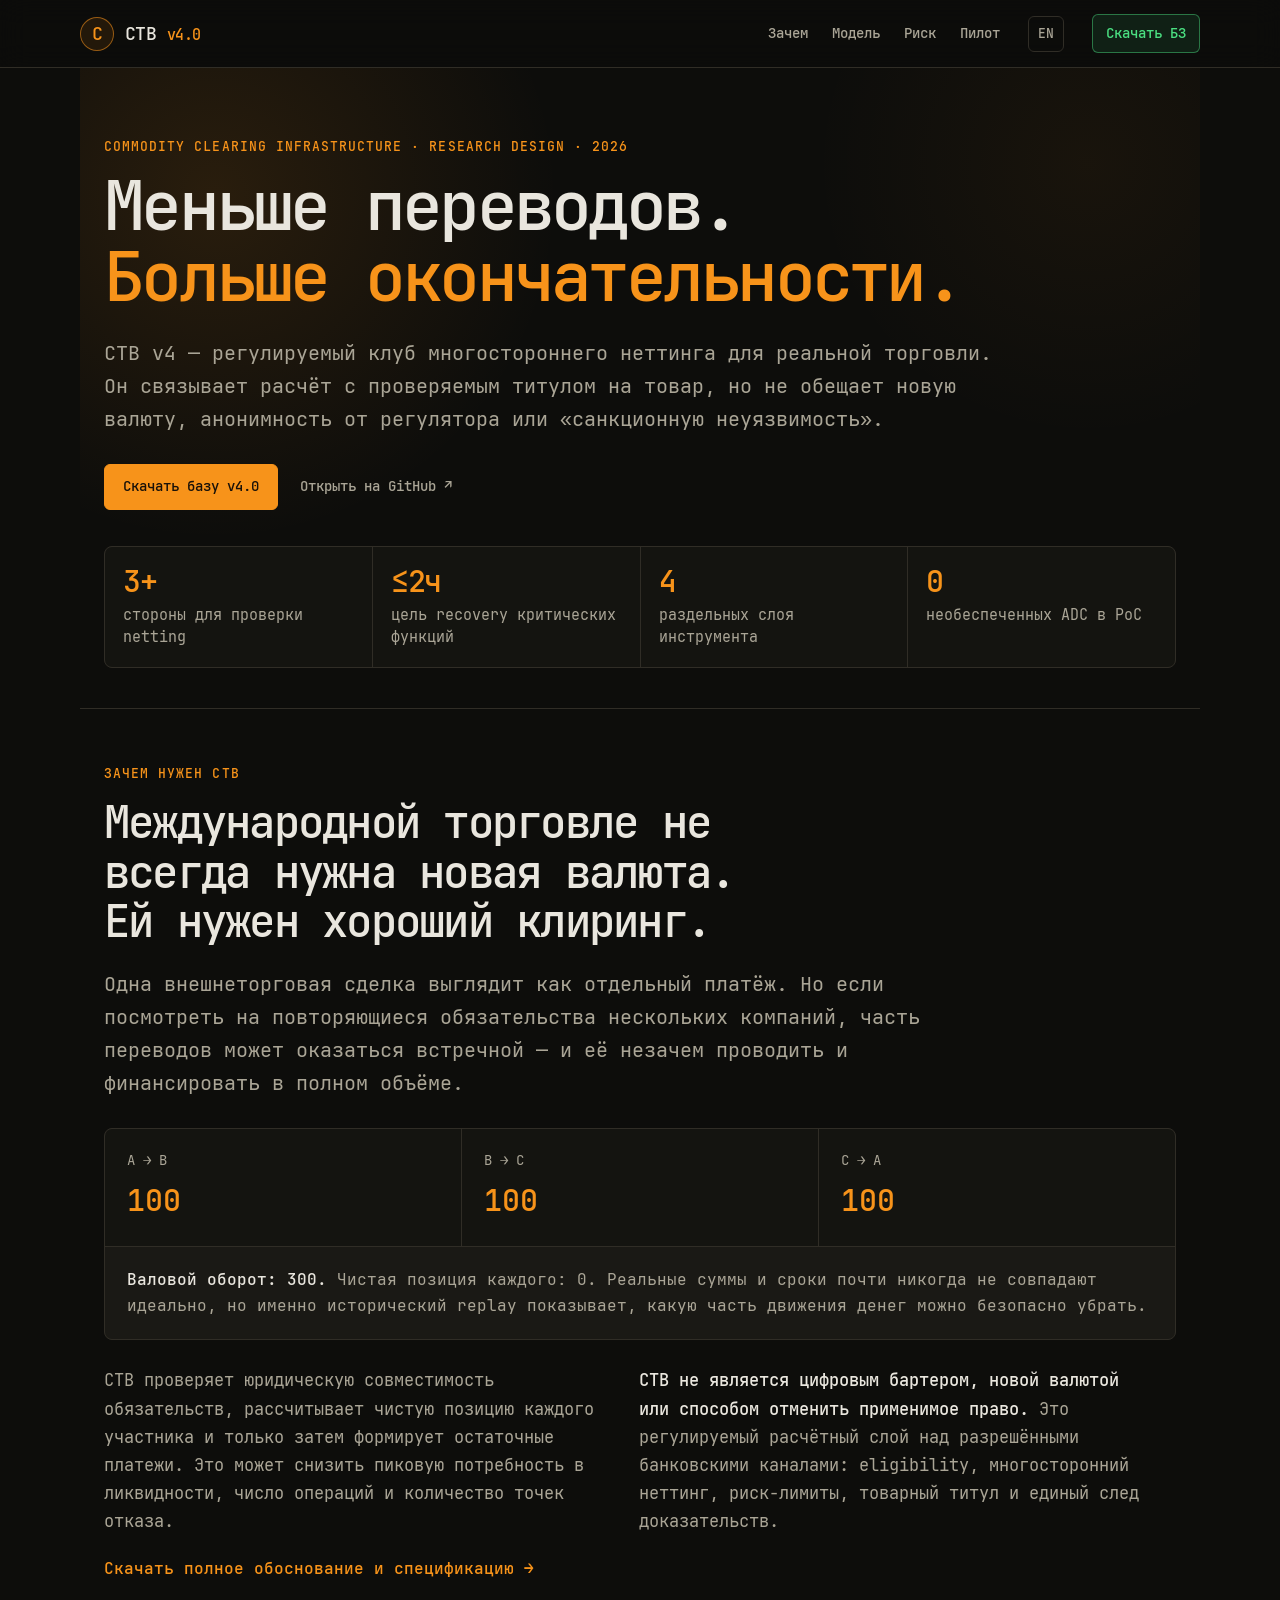
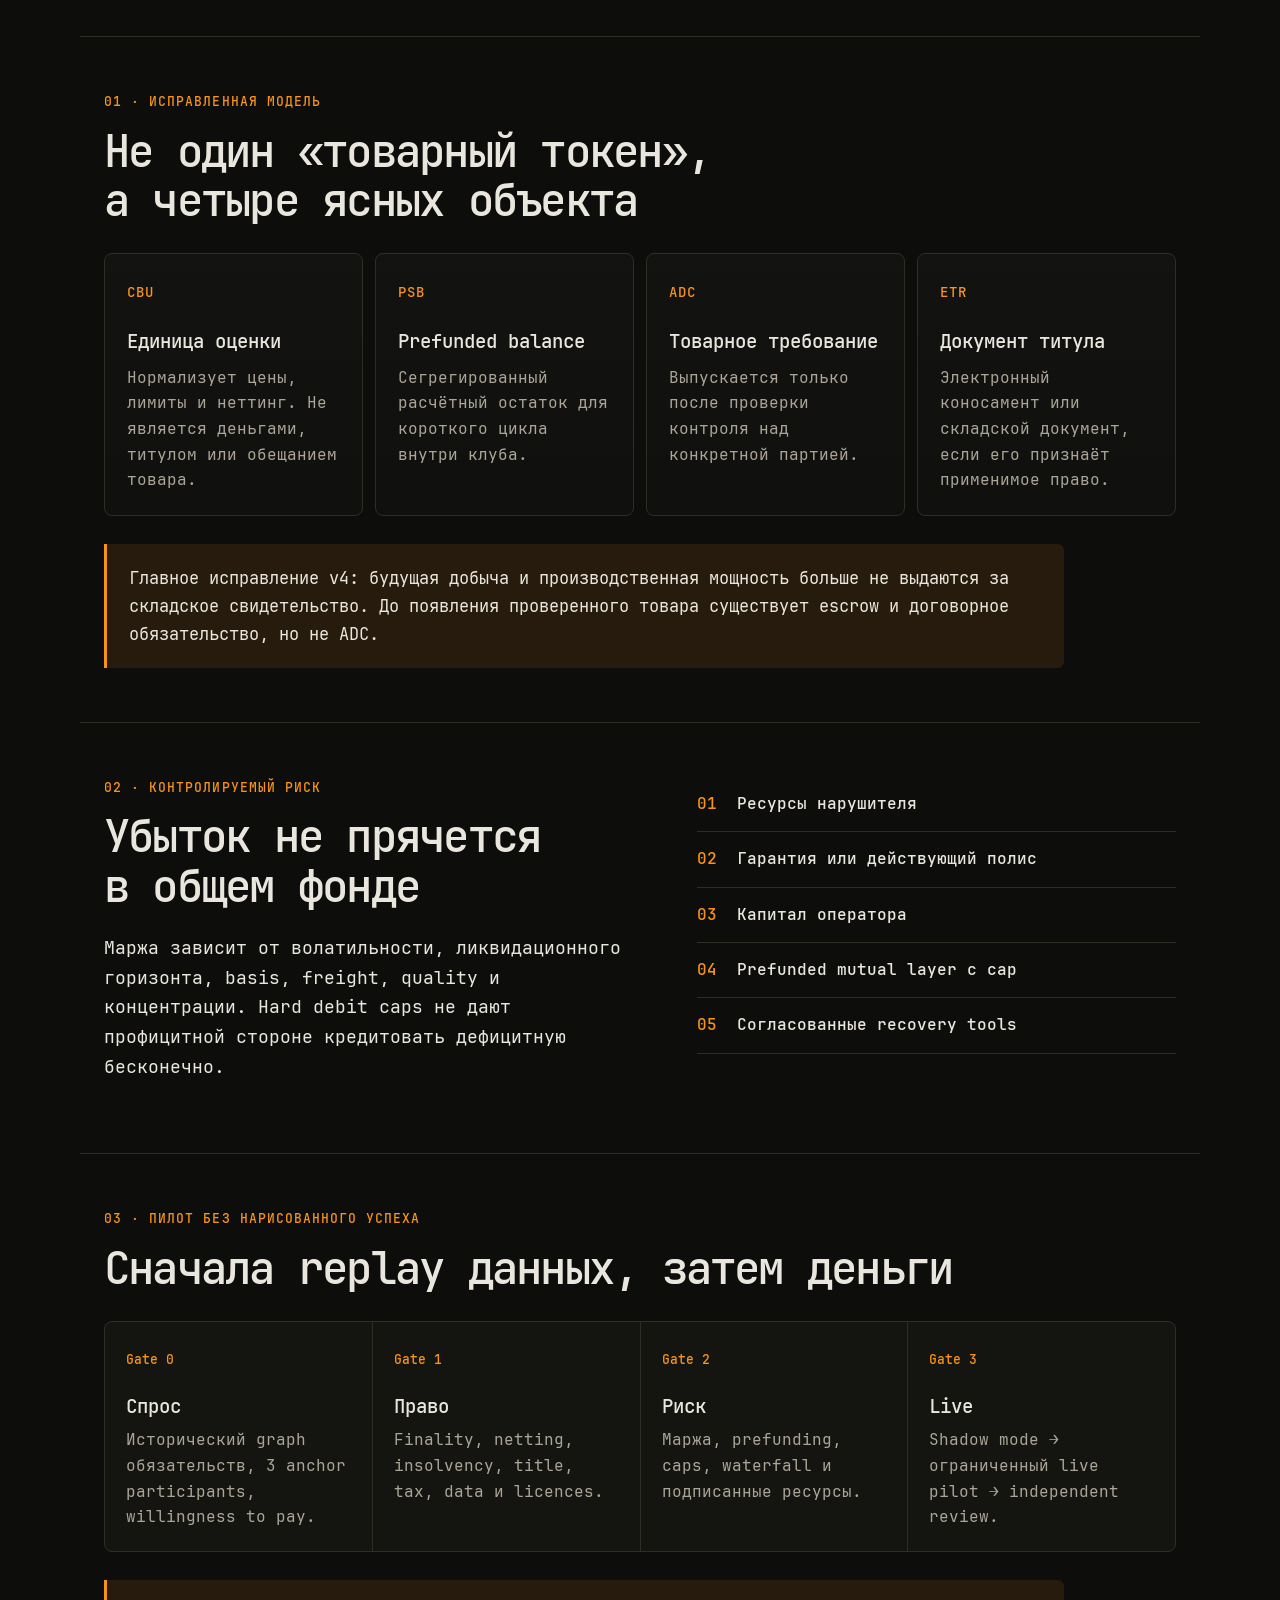
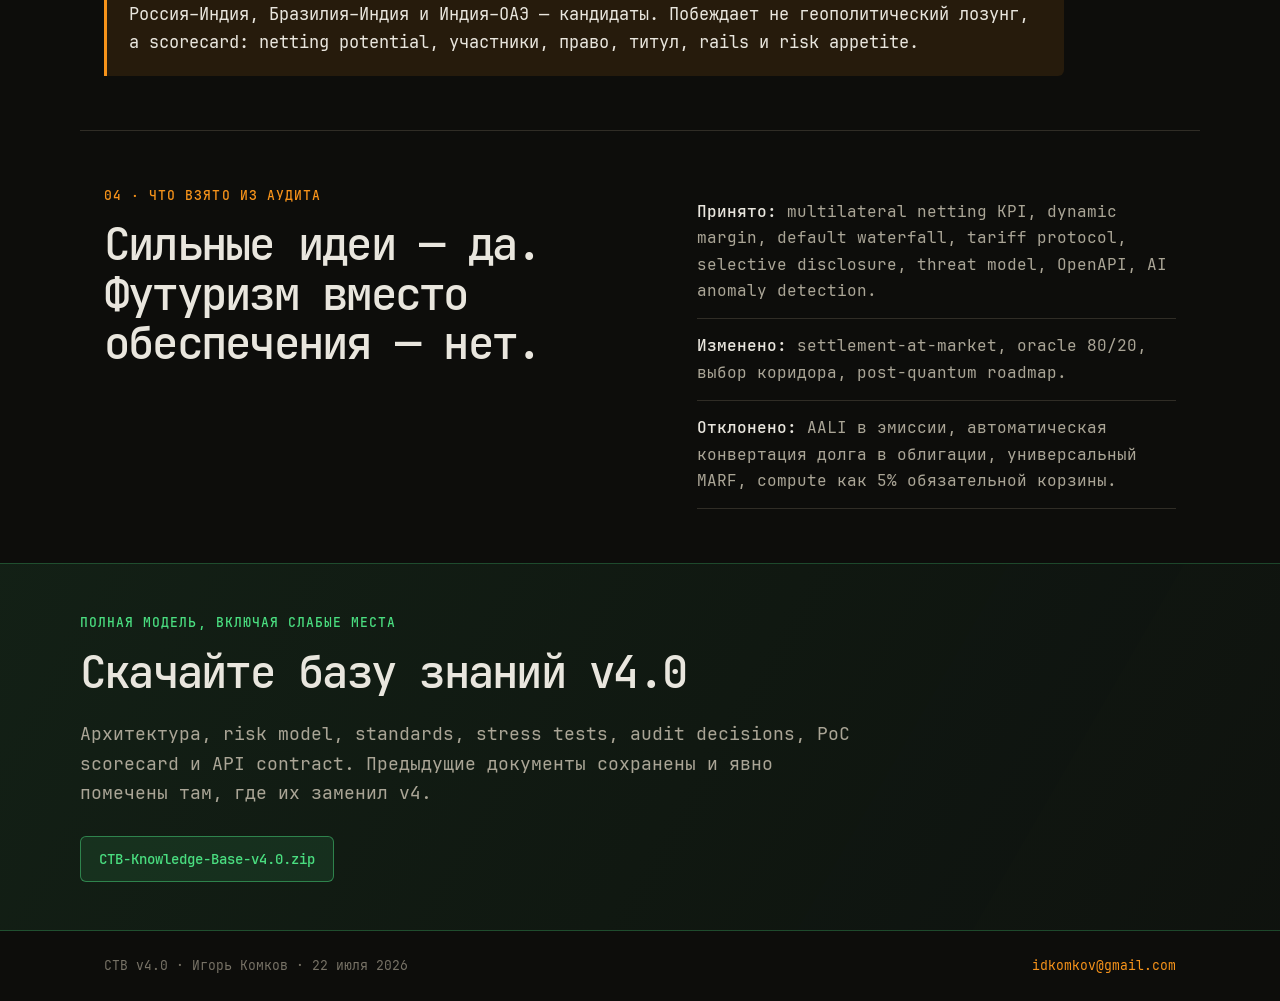
<file: index.html>
<!doctype html>
<html lang="ru">
<head>
  <meta charset="utf-8">
  <meta name="viewport" content="width=device-width, initial-scale=1">
  <meta name="description" content="CTB v4 — регулируемый клуб многостороннего товарного клиринга. Архитектура, риск-модель и план проверяемого пилота.">
  <title>CTB v4 — Commodity Clearing Club</title>
  <meta name="theme-color" content="#0d0d0b">
  <link rel="icon" href="data:image/svg+xml,%3Csvg xmlns='http://www.w3.org/2000/svg' viewBox='0 0 64 64'%3E%3Ccircle cx='32' cy='32' r='30' fill='%230d0d0b' stroke='%23f7931a' stroke-width='2'/%3E%3Ctext x='32' y='43' text-anchor='middle' font-size='34' font-family='Arial' font-weight='700' fill='%23f7931a'%3EC%3C/text%3E%3C/svg%3E">
  <link rel="stylesheet" href="site.css?v=4.0.4">
</head>
<body>
  <header class="nav">
    <a class="brand" href="#top"><span class="mark">C</span><span>CTB <small>v4.0</small></span></a>
    <nav aria-label="Основная навигация">
      <a href="#why">Зачем</a><a href="#model">Модель</a><a href="#risk">Риск</a><a href="#pilot">Пилот</a>
    </nav>
    <a class="lang-switch" href="index-en.html" lang="en" hreflang="en" aria-label="English version">EN</a>
    <a class="button compact" href="CTB-Knowledge-Base-v4.0.zip" download>Скачать БЗ</a>
  </header>

  <main id="top">
    <section class="hero">
      <p class="kicker">Commodity clearing infrastructure · research design · 2026</p>
      <h1>Меньше переводов.<br><span>Больше окончательности.</span></h1>
      <p class="lead">CTB v4 — регулируемый клуб многостороннего неттинга для реальной торговли. Он связывает расчёт с проверяемым титулом на товар, но не обещает новую валюту, анонимность от регулятора или «санкционную неуязвимость».</p>
      <div class="actions">
        <a class="button" href="CTB-Knowledge-Base-v4.0.zip" download>Скачать базу v4.0</a>
        <a class="text-link" href="https://github.com/DigitalGekko77/commodity-settlement-club">Открыть на GitHub ↗</a>
      </div>
      <div class="metrics">
        <div><strong>3+</strong><span>стороны для проверки netting</span></div>
        <div><strong>≤2ч</strong><span>цель recovery критических функций</span></div>
        <div><strong>4</strong><span>раздельных слоя инструмента</span></div>
        <div><strong>0</strong><span>необеспеченных ADC в PoC</span></div>
      </div>
    </section>

    <section class="section why" id="why">
      <p class="kicker">Зачем нужен CTB</p>
      <h2>Международной торговле не всегда нужна новая валюта. Ей нужен хороший клиринг.</h2>
      <p class="section-lead">Одна внешнеторговая сделка выглядит как отдельный платёж. Но если посмотреть на повторяющиеся обязательства нескольких компаний, часть переводов может оказаться встречной — и её незачем проводить и финансировать в полном объёме.</p>

      <div class="netting-example" aria-label="Упрощённый пример многостороннего неттинга">
        <div><span>A → B</span><strong>100</strong></div>
        <div><span>B → C</span><strong>100</strong></div>
        <div><span>C → A</span><strong>100</strong></div>
        <p><b>Валовой оборот: 300.</b> Чистая позиция каждого: 0. Реальные суммы и сроки почти никогда не совпадают идеально, но именно исторический replay показывает, какую часть движения денег можно безопасно убрать.</p>
      </div>

      <div class="why-copy">
        <p>CTB проверяет юридическую совместимость обязательств, рассчитывает чистую позицию каждого участника и только затем формирует остаточные платежи. Это может снизить пиковую потребность в ликвидности, число операций и количество точек отказа.</p>
        <p><strong>CTB не является цифровым бартером, новой валютой или способом отменить применимое право.</strong> Это регулируемый расчётный слой над разрешёнными банковскими каналами: eligibility, многосторонний неттинг, риск-лимиты, товарный титул и единый след доказательств.</p>
      </div>

      <a class="text-link article-link" href="CTB-Knowledge-Base-v4.0.zip" download>Скачать полное обоснование и спецификацию →</a>
    </section>

    <section class="section" id="model">
      <p class="kicker">01 · Исправленная модель</p>
      <h2>Не один «товарный токен», а четыре ясных объекта</h2>
      <div class="grid four">
        <article><b>CBU</b><h3>Единица оценки</h3><p>Нормализует цены, лимиты и неттинг. Не является деньгами, титулом или обещанием товара.</p></article>
        <article><b>PSB</b><h3>Prefunded balance</h3><p>Сегрегированный расчётный остаток для короткого цикла внутри клуба.</p></article>
        <article><b>ADC</b><h3>Товарное требование</h3><p>Выпускается только после проверки контроля над конкретной партией.</p></article>
        <article><b>ETR</b><h3>Документ титула</h3><p>Электронный коносамент или складской документ, если его признаёт применимое право.</p></article>
      </div>
      <p class="callout">Главное исправление v4: будущая добыча и производственная мощность больше не выдаются за складское свидетельство. До появления проверенного товара существует escrow и договорное обязательство, но не ADC.</p>
    </section>

    <section class="section split" id="risk">
      <div>
        <p class="kicker">02 · Контролируемый риск</p>
        <h2>Убыток не прячется в общем фонде</h2>
        <p>Маржа зависит от волатильности, ликвидационного горизонта, basis, freight, quality и концентрации. Hard debit caps не дают профицитной стороне кредитовать дефицитную бесконечно.</p>
      </div>
      <ol class="waterfall">
        <li><span>01</span>Ресурсы нарушителя</li><li><span>02</span>Гарантия или действующий полис</li><li><span>03</span>Капитал оператора</li><li><span>04</span>Prefunded mutual layer с cap</li><li><span>05</span>Согласованные recovery tools</li>
      </ol>
    </section>

    <section class="section" id="pilot">
      <p class="kicker">03 · Пилот без нарисованного успеха</p>
      <h2>Сначала replay данных, затем деньги</h2>
      <div class="timeline">
        <div><span>Gate 0</span><h3>Спрос</h3><p>Исторический graph обязательств, 3 anchor participants, willingness to pay.</p></div>
        <div><span>Gate 1</span><h3>Право</h3><p>Finality, netting, insolvency, title, tax, data и licences.</p></div>
        <div><span>Gate 2</span><h3>Риск</h3><p>Маржа, prefunding, caps, waterfall и подписанные ресурсы.</p></div>
        <div><span>Gate 3</span><h3>Live</h3><p>Shadow mode → ограниченный live pilot → independent review.</p></div>
      </div>
      <p class="note">Россия–Индия, Бразилия–Индия и Индия–ОАЭ — кандидаты. Побеждает не геополитический лозунг, а scorecard: netting potential, участники, право, титул, rails и risk appetite.</p>
    </section>

    <section class="section split" id="audit">
      <div>
        <p class="kicker">04 · Что взято из аудита</p>
        <h2>Сильные идеи — да. Футуризм вместо обеспечения — нет.</h2>
      </div>
      <div class="verdicts">
        <p><strong>Принято:</strong> multilateral netting KPI, dynamic margin, default waterfall, tariff protocol, selective disclosure, threat model, OpenAPI, AI anomaly detection.</p>
        <p><strong>Изменено:</strong> settlement-at-market, oracle 80/20, выбор коридора, post-quantum roadmap.</p>
        <p><strong>Отклонено:</strong> AALI в эмиссии, автоматическая конвертация долга в облигации, универсальный MARF, compute как 5% обязательной корзины.</p>
      </div>
    </section>

    <section class="download">
      <p class="kicker">Полная модель, включая слабые места</p>
      <h2>Скачайте базу знаний v4.0</h2>
      <p>Архитектура, risk model, standards, stress tests, audit decisions, PoC scorecard и API contract. Предыдущие документы сохранены и явно помечены там, где их заменил v4.</p>
      <a class="button light" href="CTB-Knowledge-Base-v4.0.zip" download>CTB-Knowledge-Base-v4.0.zip</a>
    </section>
  </main>

  <footer><span>CTB v4.0 · Игорь Комков · 22 июля 2026</span><a href="mailto:idkomkov@gmail.com">idkomkov@gmail.com</a></footer>
</body>
</html>
</file>
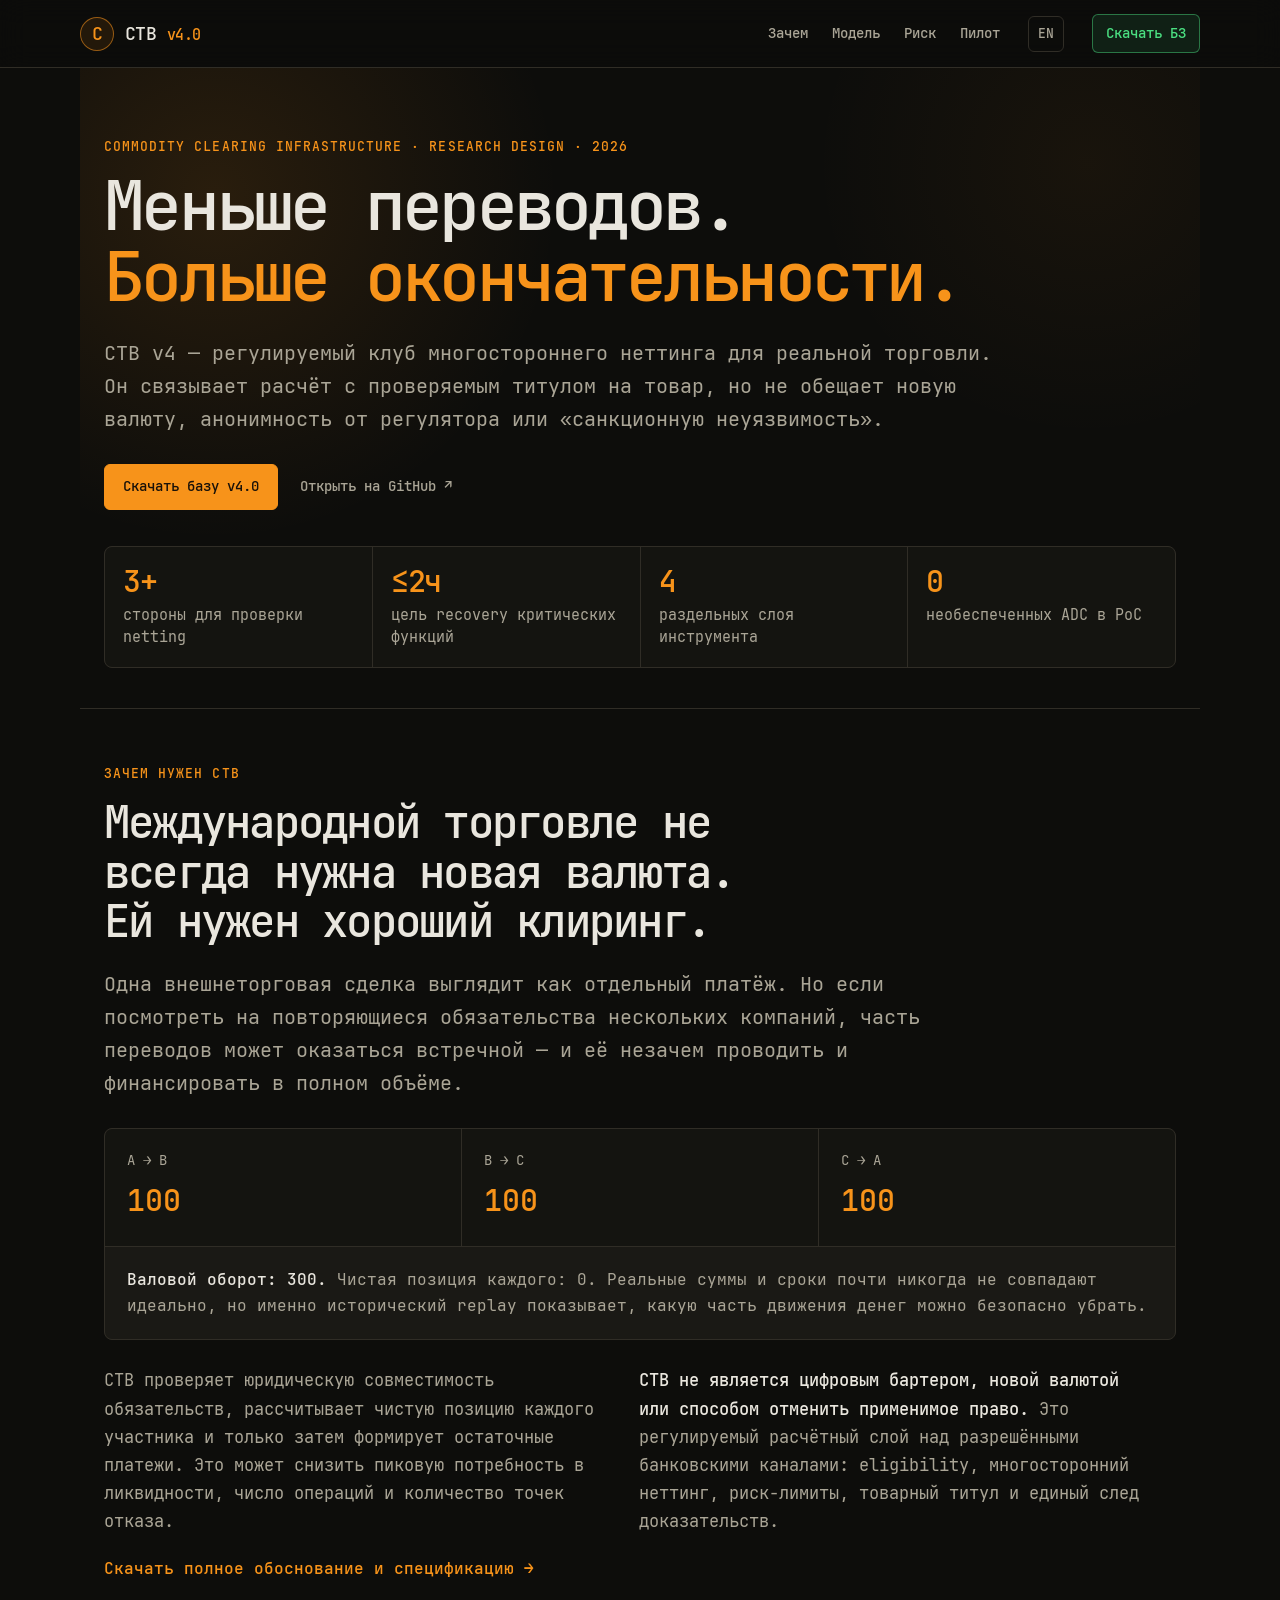
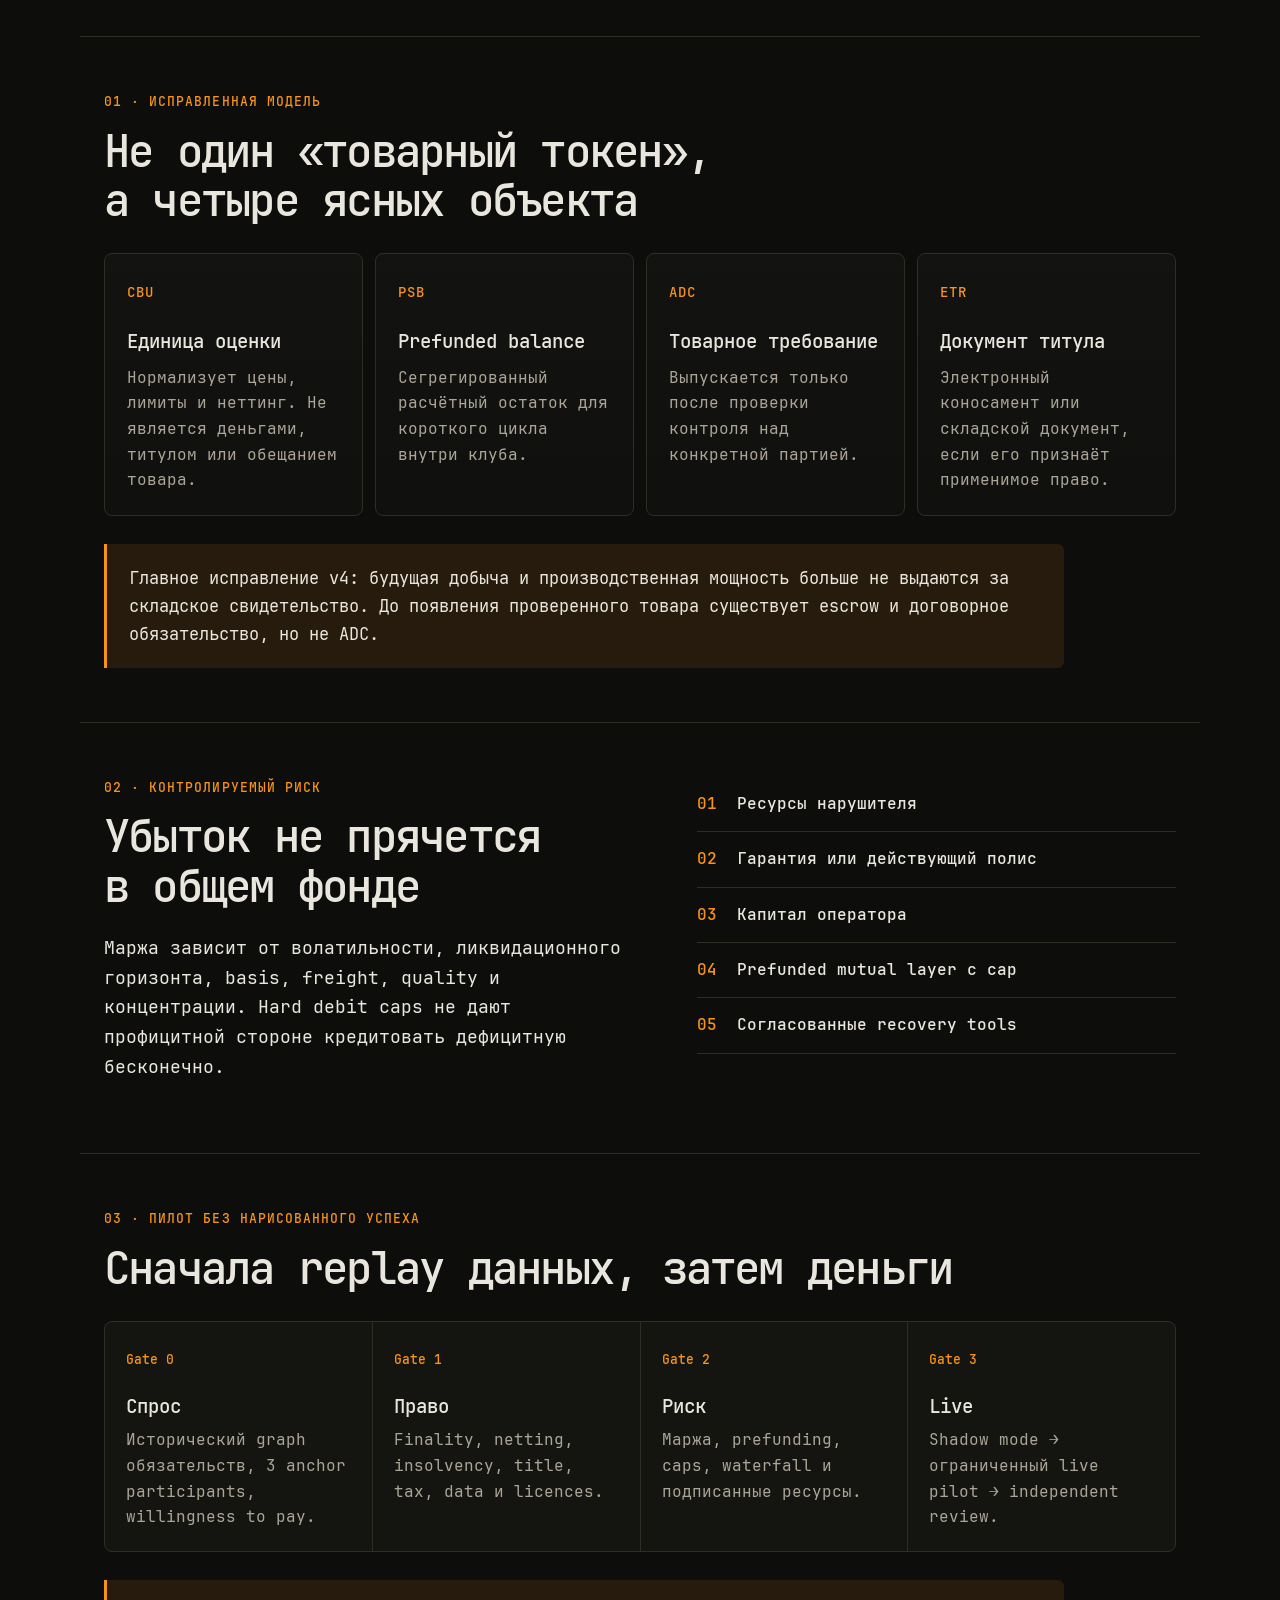
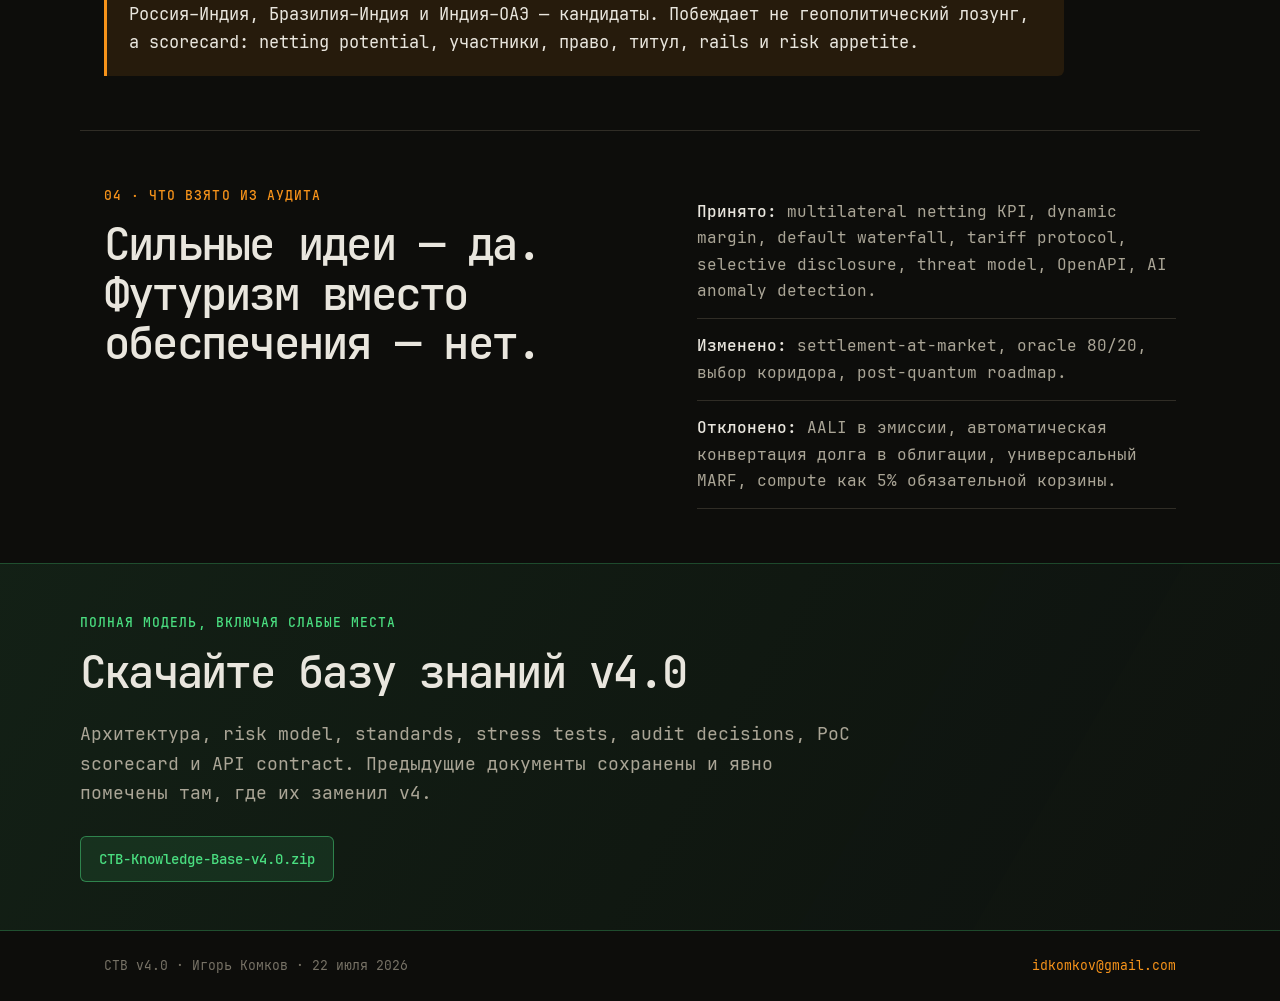
<file: faq-en.html>
<!doctype html>
<html lang="ru">
<head>
  <meta charset="utf-8">
  <meta name="viewport" content="width=device-width,initial-scale=1">
  <meta http-equiv="refresh" content="0; url=/">
  <link rel="canonical" href="https://pointofart.ru/">
  <title>CTB v4.0</title>
</head>
<body>
  <p>Материал перенесён на <a href="/">главную страницу CTB v4.0</a>.</p>
  <script>location.replace('/');</script>
</body>
</html>
</file>
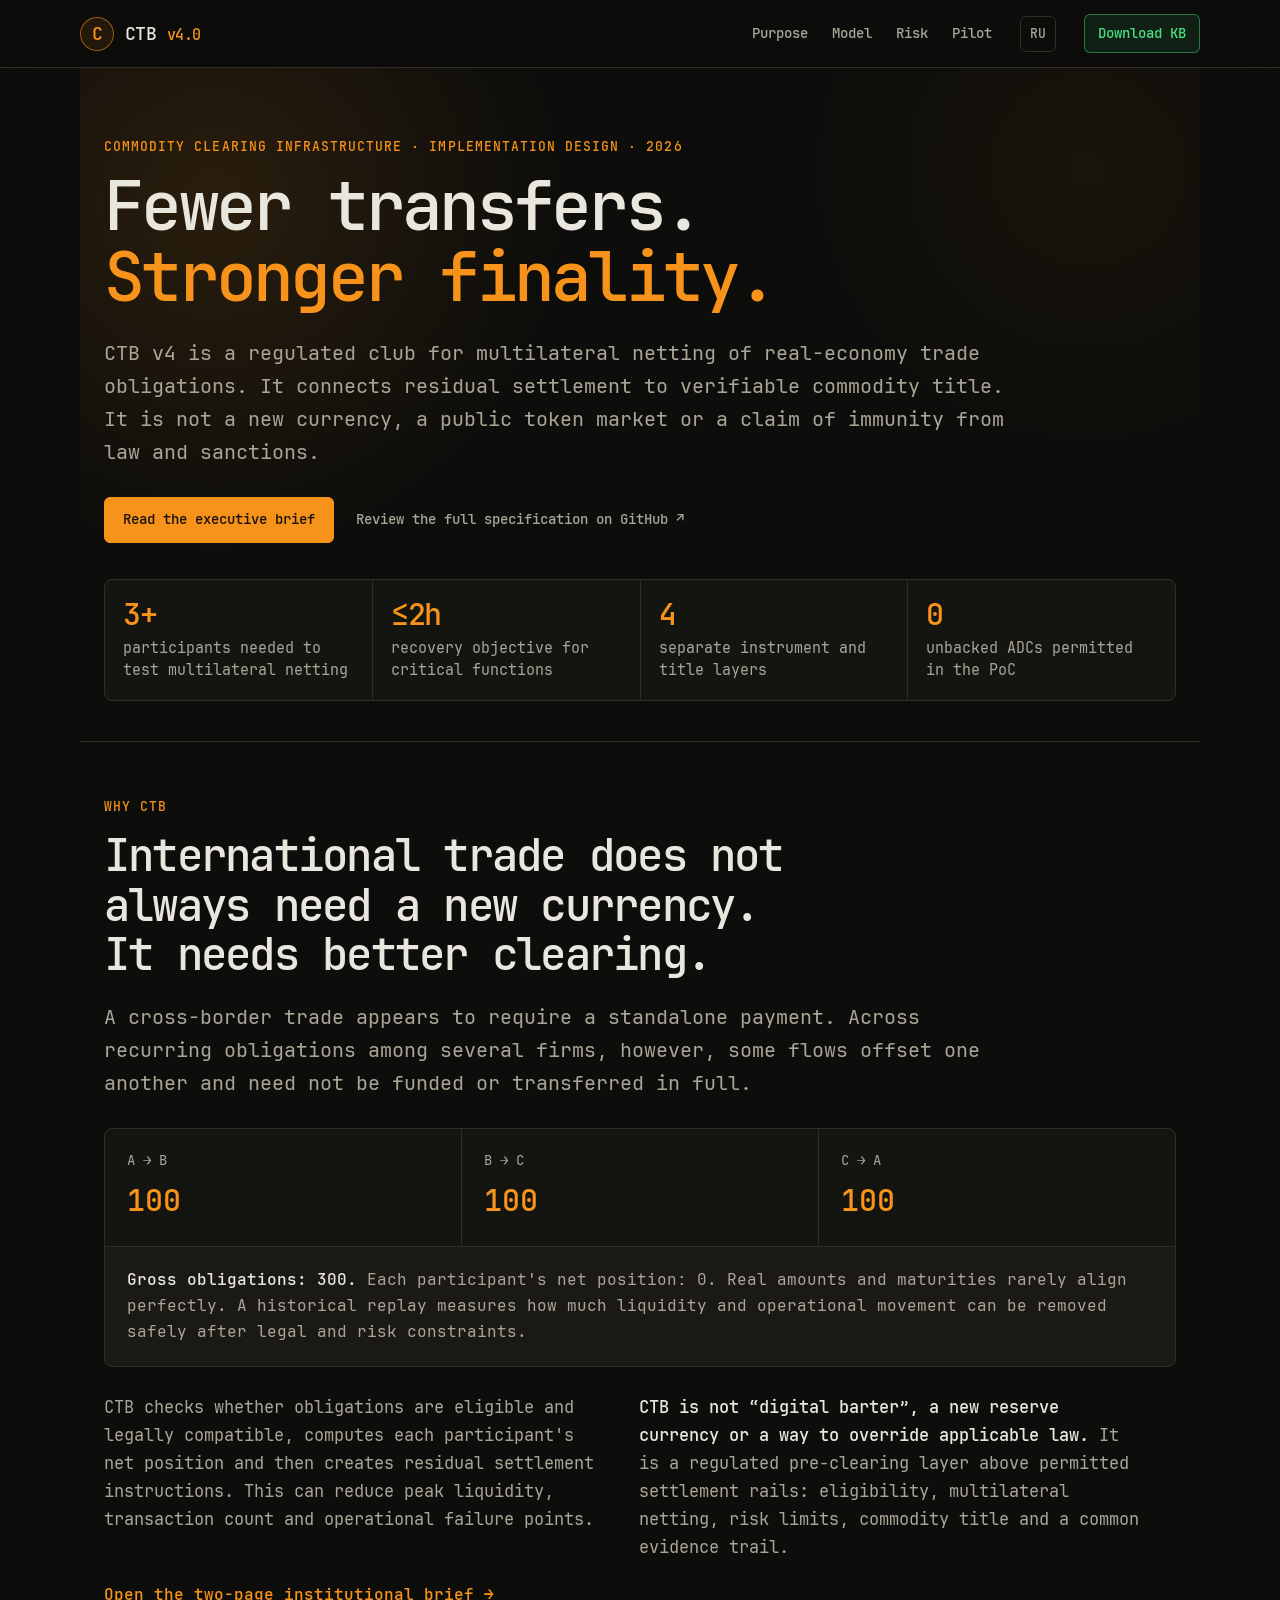
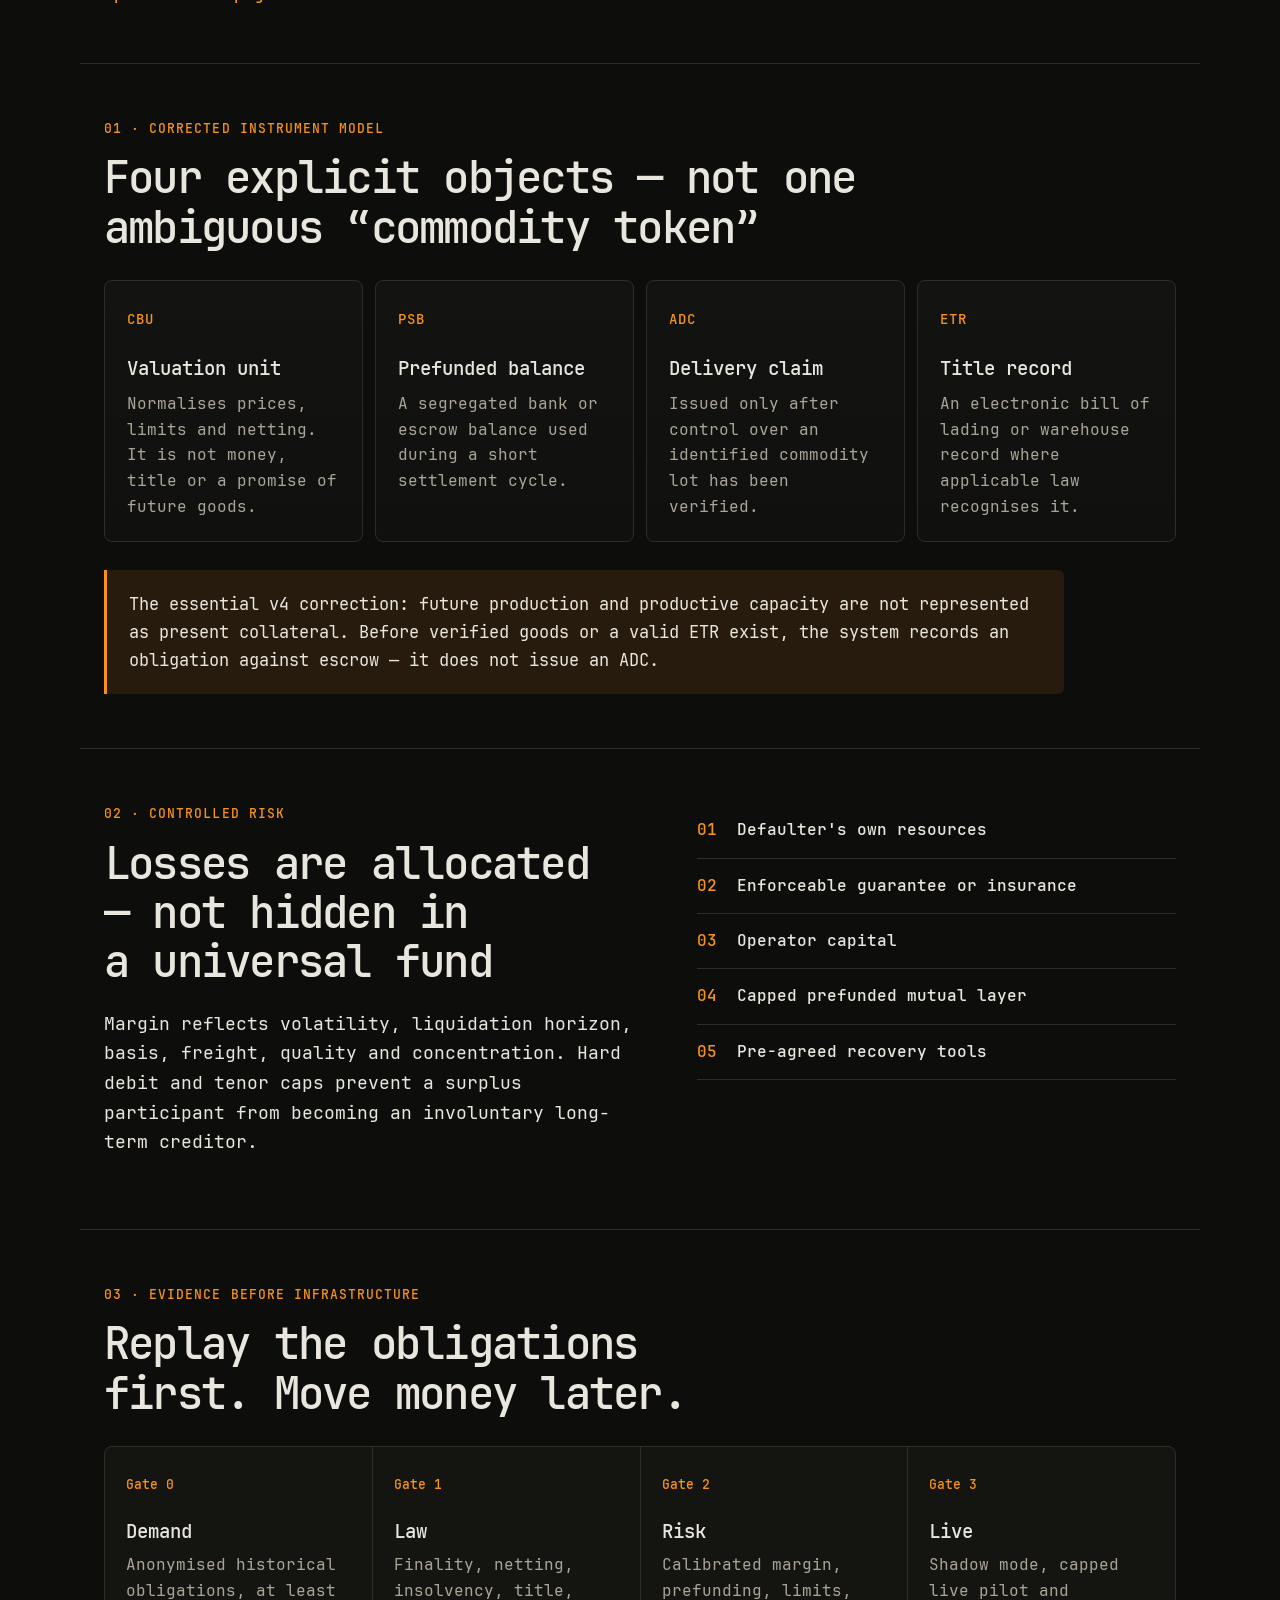
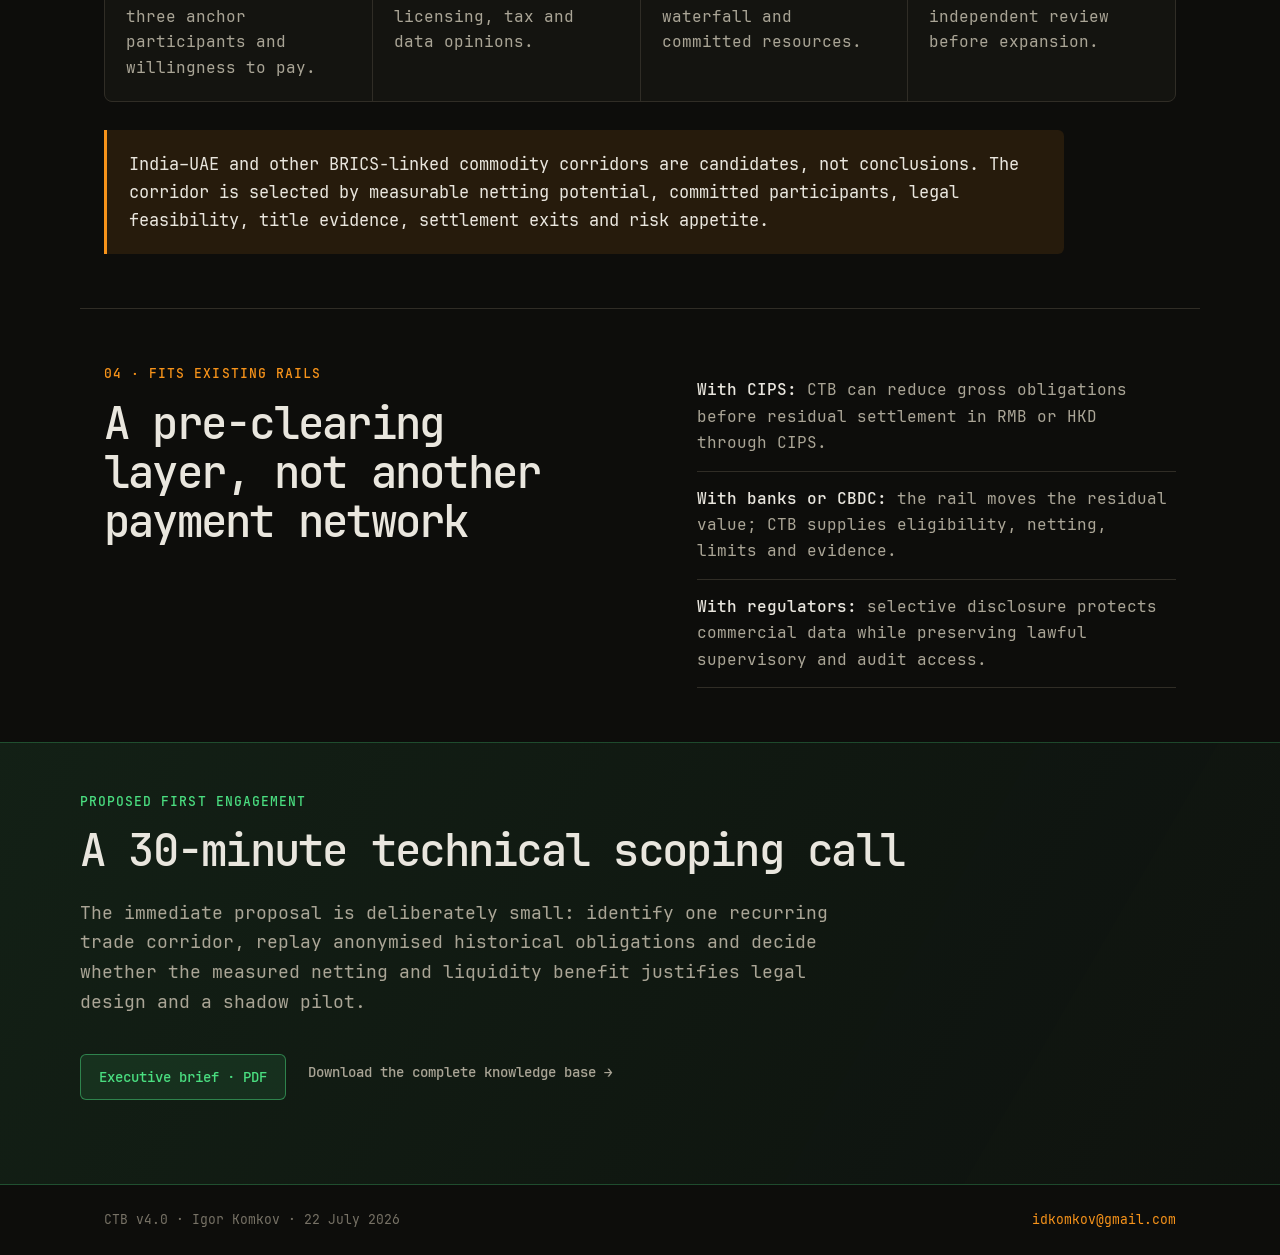
<file: index-en.html>
<!doctype html>
<html lang="en">
<head>
  <meta charset="utf-8">
  <meta name="viewport" content="width=device-width, initial-scale=1">
  <meta name="description" content="CTB v4 is a regulated multilateral commodity clearing club: eligibility, netting, risk controls, title-linked settlement and an evidence-first pilot plan.">
  <title>CTB v4 — Commodity Clearing Club</title>
  <meta name="theme-color" content="#0d0d0b">
  <link rel="icon" href="data:image/svg+xml,%3Csvg xmlns='http://www.w3.org/2000/svg' viewBox='0 0 64 64'%3E%3Ccircle cx='32' cy='32' r='30' fill='%230d0d0b' stroke='%23f7931a' stroke-width='2'/%3E%3Ctext x='32' y='43' text-anchor='middle' font-size='34' font-family='Arial' font-weight='700' fill='%23f7931a'%3EC%3C/text%3E%3C/svg%3E">
  <link rel="stylesheet" href="site.css?v=4.0.4">
</head>
<body>
  <header class="nav">
    <a class="brand" href="#top"><span class="mark">C</span><span>CTB <small>v4.0</small></span></a>
    <nav aria-label="Main navigation">
      <a href="#why">Purpose</a><a href="#model">Model</a><a href="#risk">Risk</a><a href="#pilot">Pilot</a>
    </nav>
    <a class="lang-switch" href="index.html" lang="ru" hreflang="ru" aria-label="Русская версия">RU</a>
    <a class="button compact" href="CTB-Knowledge-Base-v4.0.zip" download>Download KB</a>
  </header>

  <main id="top">
    <section class="hero">
      <p class="kicker">Commodity clearing infrastructure · implementation design · 2026</p>
      <h1>Fewer transfers.<br><span>Stronger finality.</span></h1>
      <p class="lead">CTB v4 is a regulated club for multilateral netting of real-economy trade obligations. It connects residual settlement to verifiable commodity title. It is not a new currency, a public token market or a claim of immunity from law and sanctions.</p>
      <div class="actions">
        <a class="button" href="CTB-Outreach-Brief-EN.pdf">Read the executive brief</a>
        <a class="text-link" href="https://github.com/DigitalGekko77/commodity-settlement-club">Review the full specification on GitHub ↗</a>
      </div>
      <div class="metrics">
        <div><strong>3+</strong><span>participants needed to test multilateral netting</span></div>
        <div><strong>≤2h</strong><span>recovery objective for critical functions</span></div>
        <div><strong>4</strong><span>separate instrument and title layers</span></div>
        <div><strong>0</strong><span>unbacked ADCs permitted in the PoC</span></div>
      </div>
    </section>

    <section class="section why" id="why">
      <p class="kicker">Why CTB</p>
      <h2>International trade does not always need a new currency. It needs better clearing.</h2>
      <p class="section-lead">A cross-border trade appears to require a standalone payment. Across recurring obligations among several firms, however, some flows offset one another and need not be funded or transferred in full.</p>

      <div class="netting-example" aria-label="Simplified multilateral netting example">
        <div><span>A → B</span><strong>100</strong></div>
        <div><span>B → C</span><strong>100</strong></div>
        <div><span>C → A</span><strong>100</strong></div>
        <p><b>Gross obligations: 300.</b> Each participant's net position: 0. Real amounts and maturities rarely align perfectly. A historical replay measures how much liquidity and operational movement can be removed safely after legal and risk constraints.</p>
      </div>

      <div class="why-copy">
        <p>CTB checks whether obligations are eligible and legally compatible, computes each participant's net position and then creates residual settlement instructions. This can reduce peak liquidity, transaction count and operational failure points.</p>
        <p><strong>CTB is not “digital barter”, a new reserve currency or a way to override applicable law.</strong> It is a regulated pre-clearing layer above permitted settlement rails: eligibility, multilateral netting, risk limits, commodity title and a common evidence trail.</p>
      </div>

      <a class="text-link article-link" href="CTB-Outreach-Brief-EN.pdf">Open the two-page institutional brief →</a>
    </section>

    <section class="section" id="model">
      <p class="kicker">01 · Corrected instrument model</p>
      <h2>Four explicit objects — not one ambiguous “commodity token”</h2>
      <div class="grid four">
        <article><b>CBU</b><h3>Valuation unit</h3><p>Normalises prices, limits and netting. It is not money, title or a promise of future goods.</p></article>
        <article><b>PSB</b><h3>Prefunded balance</h3><p>A segregated bank or escrow balance used during a short settlement cycle.</p></article>
        <article><b>ADC</b><h3>Delivery claim</h3><p>Issued only after control over an identified commodity lot has been verified.</p></article>
        <article><b>ETR</b><h3>Title record</h3><p>An electronic bill of lading or warehouse record where applicable law recognises it.</p></article>
      </div>
      <p class="callout">The essential v4 correction: future production and productive capacity are not represented as present collateral. Before verified goods or a valid ETR exist, the system records an obligation against escrow — it does not issue an ADC.</p>
    </section>

    <section class="section split" id="risk">
      <div>
        <p class="kicker">02 · Controlled risk</p>
        <h2>Losses are allocated — not hidden in a universal fund</h2>
        <p>Margin reflects volatility, liquidation horizon, basis, freight, quality and concentration. Hard debit and tenor caps prevent a surplus participant from becoming an involuntary long-term creditor.</p>
      </div>
      <ol class="waterfall">
        <li><span>01</span>Defaulter's own resources</li><li><span>02</span>Enforceable guarantee or insurance</li><li><span>03</span>Operator capital</li><li><span>04</span>Capped prefunded mutual layer</li><li><span>05</span>Pre-agreed recovery tools</li>
      </ol>
    </section>

    <section class="section" id="pilot">
      <p class="kicker">03 · Evidence before infrastructure</p>
      <h2>Replay the obligations first. Move money later.</h2>
      <div class="timeline">
        <div><span>Gate 0</span><h3>Demand</h3><p>Anonymised historical obligations, at least three anchor participants and willingness to pay.</p></div>
        <div><span>Gate 1</span><h3>Law</h3><p>Finality, netting, insolvency, title, licensing, tax and data opinions.</p></div>
        <div><span>Gate 2</span><h3>Risk</h3><p>Calibrated margin, prefunding, limits, waterfall and committed resources.</p></div>
        <div><span>Gate 3</span><h3>Live</h3><p>Shadow mode, capped live pilot and independent review before expansion.</p></div>
      </div>
      <p class="note">India–UAE and other BRICS-linked commodity corridors are candidates, not conclusions. The corridor is selected by measurable netting potential, committed participants, legal feasibility, title evidence, settlement exits and risk appetite.</p>
    </section>

    <section class="section split" id="fit">
      <div>
        <p class="kicker">04 · Fits existing rails</p>
        <h2>A pre-clearing layer, not another payment network</h2>
      </div>
      <div class="verdicts">
        <p><strong>With CIPS:</strong> CTB can reduce gross obligations before residual settlement in RMB or HKD through CIPS.</p>
        <p><strong>With banks or CBDC:</strong> the rail moves the residual value; CTB supplies eligibility, netting, limits and evidence.</p>
        <p><strong>With regulators:</strong> selective disclosure protects commercial data while preserving lawful supervisory and audit access.</p>
      </div>
    </section>

    <section class="download">
      <p class="kicker">Proposed first engagement</p>
      <h2>A 30-minute technical scoping call</h2>
      <p>The immediate proposal is deliberately small: identify one recurring trade corridor, replay anonymised historical obligations and decide whether the measured netting and liquidity benefit justifies legal design and a shadow pilot.</p>
      <div class="actions">
        <a class="button light" href="CTB-Outreach-Brief-EN.pdf">Executive brief · PDF</a>
        <a class="text-link" href="CTB-Knowledge-Base-v4.0.zip" download>Download the complete knowledge base →</a>
      </div>
    </section>
  </main>

  <footer><span>CTB v4.0 · Igor Komkov · 22 July 2026</span><a href="mailto:idkomkov@gmail.com">idkomkov@gmail.com</a></footer>
</body>
</html>
</file>
<file: site.css>
@font-face {
  font-family: "JetBrains Mono";
  src: url("./assets/fonts/JetBrainsMono-Regular.woff2") format("woff2");
  font-weight: 400;
  font-display: swap;
}

@font-face {
  font-family: "JetBrains Mono";
  src: url("./assets/fonts/JetBrainsMono-SemiBold.woff2") format("woff2");
  font-weight: 600;
  font-display: swap;
}

:root {
  --bg: #0d0d0b;
  --surface: #141410;
  --surface-2: #1a1915;
  --line: #302d26;
  --text: #e9e6de;
  --muted: #aaa596;
  --faint: #777266;
  --orange: #f7931a;
  --orange-dim: rgba(247, 147, 26, 0.1);
  --green: #4ade80;
  --green-dim: rgba(74, 222, 128, 0.1);
  --content: 1120px;
}

* { box-sizing: border-box; }
html { scroll-behavior: smooth; scroll-padding-top: 78px; }
body {
  margin: 0;
  background: var(--bg);
  color: var(--text);
  font-family: "JetBrains Mono", ui-monospace, SFMono-Regular, Menlo, Consolas, monospace;
  font-size: 18px;
  line-height: 1.65;
  -webkit-font-smoothing: antialiased;
}

a { color: inherit; }
h1, h2, h3, p { margin-top: 0; }
h1, h2, h3 { text-wrap: balance; }

.nav {
  position: sticky;
  top: 0;
  z-index: 10;
  display: flex;
  align-items: center;
  gap: 28px;
  min-height: 68px;
  padding: 10px max(24px, calc((100vw - var(--content)) / 2));
  background: rgba(13, 13, 11, 0.92);
  backdrop-filter: blur(14px);
  border-bottom: 1px solid var(--line);
}

.brand {
  display: flex;
  align-items: center;
  gap: 11px;
  font-weight: 600;
  letter-spacing: -0.03em;
  text-decoration: none;
}

.brand small { color: var(--orange); }
.mark {
  display: grid;
  place-items: center;
  width: 34px;
  height: 34px;
  border: 1px solid rgba(247, 147, 26, 0.55);
  border-radius: 50%;
  background: var(--orange-dim);
  color: var(--orange);
}

.nav nav { display: flex; gap: 24px; margin-left: auto; }
.nav nav a, .text-link {
  color: var(--muted);
  font-size: 14px;
  font-weight: 600;
  text-decoration: none;
  transition: color 160ms ease;
}
.nav nav a:hover, .text-link:hover { color: var(--orange); }

.lang-switch {
  display: inline-grid;
  place-items: center;
  min-width: 36px;
  min-height: 36px;
  border: 1px solid var(--line);
  border-radius: 6px;
  color: var(--muted);
  font-size: 13px;
  font-weight: 600;
  text-decoration: none;
}
.lang-switch:hover { border-color: rgba(247, 147, 26, 0.55); color: var(--orange); }

.button {
  display: inline-flex;
  align-items: center;
  justify-content: center;
  min-height: 46px;
  padding: 10px 18px;
  border: 1px solid var(--orange);
  border-radius: 6px;
  background: var(--orange);
  color: #181109;
  font-size: 14px;
  font-weight: 600;
  text-decoration: none;
  transition: transform 160ms ease, background 160ms ease;
}
.button:hover { transform: translateY(-1px); background: #ffab3e; }
.button.compact {
  min-height: 36px;
  padding: 7px 13px;
  border-color: rgba(74, 222, 128, 0.45);
  background: var(--green-dim);
  color: var(--green);
}

.hero, .section, .download {
  max-width: var(--content);
  margin-inline: auto;
  padding: 54px 24px;
}

.hero {
  position: relative;
  min-height: auto;
  padding-top: 68px;
  padding-bottom: 40px;
  background:
    radial-gradient(circle at 12% 20%, rgba(247, 147, 26, 0.12), transparent 31%),
    radial-gradient(circle at 90% 15%, rgba(247, 147, 26, 0.05), transparent 24%);
}

.kicker {
  margin-bottom: 14px;
  color: var(--orange);
  font-size: 13px;
  font-weight: 600;
  letter-spacing: 0.08em;
  text-transform: uppercase;
}

h1 {
  max-width: 950px;
  margin-bottom: 24px;
  font-size: clamp(42px, 5.5vw, 68px);
  font-weight: 600;
  line-height: 1.04;
  letter-spacing: -0.055em;
}
h1 span { color: var(--orange); }
h2 {
  max-width: 900px;
  margin-bottom: 22px;
  font-size: clamp(30px, 3.6vw, 44px);
  font-weight: 600;
  line-height: 1.12;
  letter-spacing: -0.04em;
}
h3 { line-height: 1.3; }

.lead {
  max-width: 900px;
  margin-bottom: 0;
  color: var(--muted);
  font-size: 20px;
  line-height: 1.65;
}

.actions {
  display: flex;
  align-items: center;
  gap: 22px;
  margin: 28px 0 36px;
}

.metrics {
  display: grid;
  grid-template-columns: repeat(4, 1fr);
  gap: 1px;
  overflow: hidden;
  border: 1px solid var(--line);
  border-radius: 8px;
  background: var(--line);
}
.metrics div { min-height: 112px; padding: 18px; background: var(--surface); }
.metrics strong {
  display: block;
  margin-bottom: 6px;
  color: var(--orange);
  font-size: 30px;
  line-height: 1.1;
  letter-spacing: -0.04em;
}
.metrics span { display: block; color: var(--muted); font-size: 15px; line-height: 1.5; }

.section { border-top: 1px solid var(--line); }
.section > p:not(.kicker):not(.callout):not(.note) { max-width: 760px; color: var(--muted); }

.section-lead {
  max-width: 900px !important;
  margin-bottom: 28px;
  font-size: 20px;
  line-height: 1.65;
}

.netting-example {
  display: grid;
  grid-template-columns: repeat(3, minmax(120px, 1fr));
  gap: 1px;
  overflow: hidden;
  margin: 0 0 26px;
  border: 1px solid var(--line);
  border-radius: 8px;
  background: var(--line);
}
.netting-example div { padding: 20px 22px; background: var(--surface); }
.netting-example span { display: block; color: var(--muted); font-size: 14px; }
.netting-example strong { display: block; margin-top: 4px; color: var(--orange); font-size: 30px; }
.netting-example p {
  grid-column: 1 / -1;
  margin: 0;
  padding: 20px 22px;
  background: var(--surface-2);
  color: var(--muted);
  font-size: 16px;
}
.netting-example b { color: var(--text); }

.why-copy {
  display: grid;
  grid-template-columns: 1fr 1fr;
  gap: 30px;
  max-width: 1040px;
}
.why-copy p { color: var(--muted); font-size: 17px; }
.why-copy strong { color: var(--text); }
.article-link { display: inline-block; margin-top: 4px; color: var(--orange); font-size: 16px; }

.grid { display: grid; gap: 12px; margin-top: 28px; }
.grid.four { grid-template-columns: repeat(4, 1fr); }
article {
  min-width: 0;
  padding: 22px;
  border: 1px solid var(--line);
  border-radius: 8px;
  background: linear-gradient(180deg, rgba(255,255,255,0.025), rgba(255,255,255,0.012));
}
article b { color: var(--orange); font-size: 14px; letter-spacing: 0.08em; }
article h3 { margin: 24px 0 10px; font-size: 19px; font-weight: 600; }
article p { margin-bottom: 0; color: var(--muted); font-size: 16px; line-height: 1.6; }

.callout, .note {
  max-width: 960px;
  margin: 28px 0 0;
  padding: 20px 22px;
  border-left: 3px solid var(--orange);
  border-radius: 0 6px 6px 0;
  background: var(--orange-dim);
  color: var(--text);
  font-size: 17px;
}

.split {
  display: grid;
  grid-template-columns: minmax(0, 1.05fr) minmax(320px, 0.95fr);
  gap: 64px;
  background: transparent;
}

.waterfall { margin: 0; padding: 0; list-style: none; }
.waterfall li {
  display: flex;
  gap: 20px;
  padding: 14px 0;
  border-bottom: 1px solid var(--line);
  font-size: 16px;
  font-weight: 600;
}
.waterfall span { color: var(--orange); }

.timeline {
  display: grid;
  grid-template-columns: repeat(4, 1fr);
  gap: 1px;
  overflow: hidden;
  margin-top: 28px;
  border: 1px solid var(--line);
  border-radius: 8px;
  background: var(--line);
}
.timeline div { padding: 21px; background: var(--surface); }
.timeline span { color: var(--orange); font-size: 13px; font-weight: 600; }
.timeline h3 { margin: 22px 0 8px; font-size: 19px; }
.timeline p { margin-bottom: 0; color: var(--muted); font-size: 16px; line-height: 1.6; }

.verdicts p {
  margin-bottom: 0;
  padding: 14px 0;
  border-bottom: 1px solid var(--line);
  color: var(--muted);
  font-size: 16px;
}
.verdicts strong { color: var(--text); }

.download {
  max-width: none;
  padding: 48px max(24px, calc((100vw - var(--content)) / 2));
  border-top: 1px solid rgba(74, 222, 128, 0.25);
  border-bottom: 1px solid rgba(74, 222, 128, 0.25);
  background: linear-gradient(120deg, rgba(74, 222, 128, 0.09), rgba(74, 222, 128, 0.025));
  text-align: left;
}
.download .kicker { color: var(--green); }
.download h2 { margin-left: 0; }
.download p { max-width: 780px; margin-left: 0; color: var(--muted); }
.button.light {
  margin-top: 10px;
  border-color: rgba(74, 222, 128, 0.48);
  background: var(--green-dim);
  color: var(--green);
}

footer {
  display: flex;
  justify-content: space-between;
  max-width: var(--content);
  margin-inline: auto;
  padding: 24px;
  color: var(--faint);
  font-size: 13px;
}
footer a { color: var(--orange); text-decoration: none; }

@media (max-width: 920px) {
  body { font-size: 17px; }
  .nav nav { display: none; }
  .grid.four, .timeline, .metrics { grid-template-columns: 1fr 1fr; }
  .split { grid-template-columns: 1fr; gap: 28px; }
  .why-copy { grid-template-columns: 1fr; gap: 0; }
}

@media (max-width: 560px) {
  .nav { padding-inline: 16px; }
  .nav .compact { display: none; }
  .hero, .section { padding: 38px 18px; }
  .hero { padding-top: 48px; }
  h1 { font-size: 39px; }
  h2 { font-size: 29px; }
  .lead { font-size: 18px; }
  .grid.four, .timeline, .metrics { grid-template-columns: 1fr; }
  .netting-example { grid-template-columns: 1fr; }
  .netting-example p { grid-column: 1; }
  .actions { align-items: flex-start; flex-direction: column; }
  .download { padding: 38px 18px; }
  footer { gap: 12px; flex-direction: column; padding-inline: 18px; }
}
</file>
